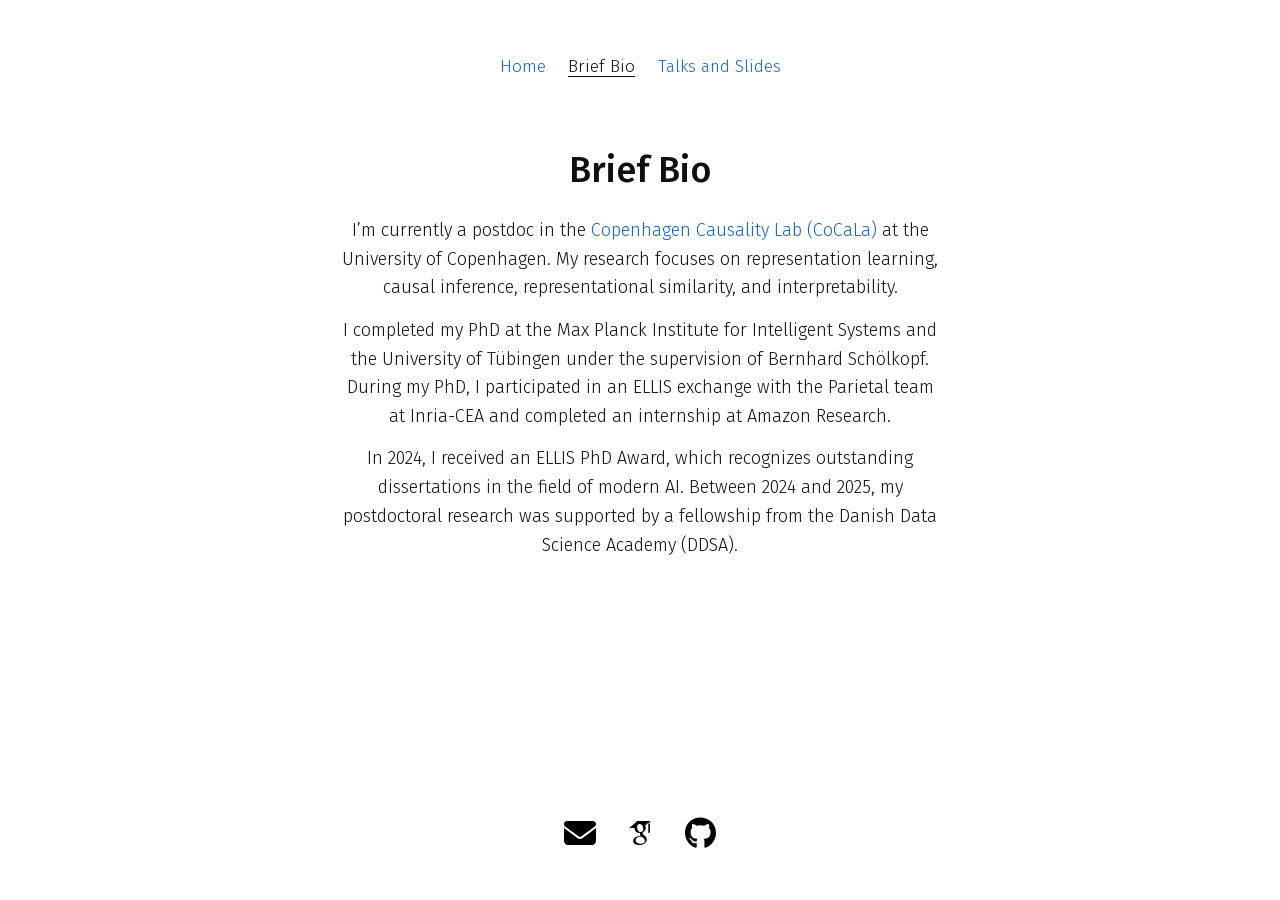
<file: bio.html>
<!doctype html>
<html lang="en">
<head>
  <meta charset="utf-8">
  <meta name="viewport" content="width=device-width, initial-scale=1">
  <title>Brief Bio · Luigi Gresele</title>
  <link rel="icon" href="favicon.png" type="image/png">
  <link rel="stylesheet" href="main.css">
</head>
<body>
  <header class="site-header">
    <nav class="page-links" aria-label="Main navigation">
      <a href="index.html">Home</a>
      <a href="bio.html" aria-current="page">Brief Bio</a>
      <a href="talks.html">Talks and Slides</a>
    </nav>
  </header>
  <main class="inner-page">
    <h1>Brief Bio</h1>
    <p>I’m currently a postdoc in the <a target="_top" href="https://cocala.github.io/">Copenhagen Causality Lab (CoCaLa)</a> at the University of Copenhagen. My research focuses on representation learning, causal inference, representational similarity, and interpretability.</p>
    <p>I completed my PhD at the Max Planck Institute for Intelligent Systems and the University of Tübingen under the supervision of Bernhard Schölkopf. During my PhD, I participated in an ELLIS exchange with the Parietal team at Inria-CEA and completed an internship at Amazon Research.</p>
    <p>In 2024, I received an ELLIS PhD Award, which recognizes outstanding dissertations in the field of modern AI. Between 2024 and 2025, my postdoctoral research was supported by a fellowship from the Danish Data Science Academy (DDSA).</p>
  </main>
  <footer class="site-footer">
    <ul class="icons" aria-label="Contact and profiles">
      <li><a href="mailto:luigi.gresele@gmail.com" title="Email Luigi Gresele"><img src="icons/envelope.svg" alt="Email Luigi Gresele"></a></li>
      <li><a target="_top" href="https://scholar.google.com/citations?user=JdZ8DWwAAAAJ" title="Google Scholar"><img src="icons/google-scholar.svg" alt="Google Scholar"></a></li>
      <li><a target="_top" href="https://github.com/lgresele" title="GitHub"><img src="icons/github.svg" alt="GitHub"></a></li>
    </ul>
  </footer>
</body>
</html>
</file>
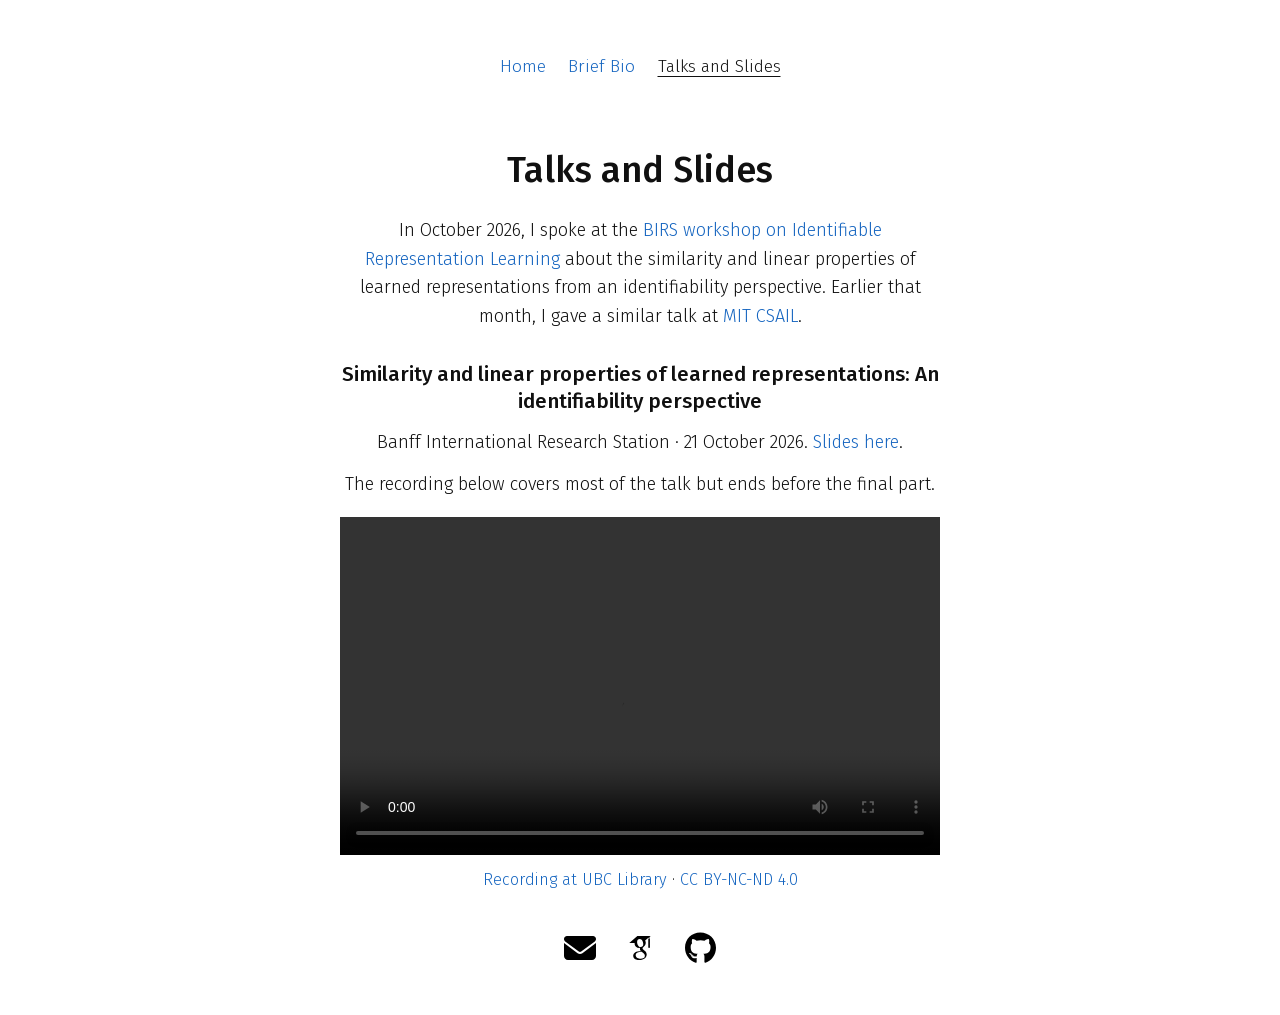
<file: talks.html>
<!doctype html>
<html lang="en">
<head>
  <meta charset="utf-8">
  <meta name="viewport" content="width=device-width, initial-scale=1">
  <title>Talks and Slides · Luigi Gresele</title>
  <link rel="icon" href="favicon.png" type="image/png">
  <link rel="stylesheet" href="main.css">
</head>
<body>
  <header class="site-header">
    <nav class="page-links" aria-label="Main navigation">
      <a href="index.html">Home</a>
      <a href="bio.html">Brief Bio</a>
      <a href="talks.html" aria-current="page">Talks and Slides</a>
    </nav>
  </header>
  <main class="inner-page">
    <h1>Talks and Slides</h1>
    <p>In October 2026, I spoke at the <a target="_top" href="https://www.birs.ca/events/2026/5-day-workshops/26w5622">BIRS workshop on Identifiable Representation Learning</a> about the similarity and linear properties of learned representations from an identifiability perspective. Earlier that month, I gave a similar talk at <a target="_top" href="https://www.csail.mit.edu/event/similarity-and-linear-properties-learned-representations-identifiability-perspective">MIT CSAIL</a>.</p>
    <article class="talk">
      <h2>Similarity and linear properties of learned representations: An identifiability perspective</h2>
      <p>Banff International Research Station · <time datetime="2026-10-21">21 October 2026</time>. <a target="_top" href="Banff-talk.pdf">Slides here</a>.</p>
      <p>The recording below covers most of the talk but ends before the final part.</p>
      <video class="talk-video" controls playsinline preload="metadata" aria-label="Banff lecture by Luigi Gresele">
        <source src="https://oc-mp.library.ubc.ca/vod-dsp/525279_137421.mp4" type="video/mp4">
      </video>
      <p class="recording-links">
        <a target="_top" href="https://doi.org/10.14288/1.0457049">Recording at UBC Library</a>
        · <a target="_top" href="https://creativecommons.org/licenses/by-nc-nd/4.0/">CC BY-NC-ND 4.0</a>
      </p>
    </article>
  </main>
  <footer class="site-footer">
    <ul class="icons" aria-label="Contact and profiles">
      <li><a href="mailto:luigi.gresele@gmail.com" title="Email Luigi Gresele"><img src="icons/envelope.svg" alt="Email Luigi Gresele"></a></li>
      <li><a target="_top" href="https://scholar.google.com/citations?user=JdZ8DWwAAAAJ" title="Google Scholar"><img src="icons/google-scholar.svg" alt="Google Scholar"></a></li>
      <li><a target="_top" href="https://github.com/lgresele" title="GitHub"><img src="icons/github.svg" alt="GitHub"></a></li>
    </ul>
  </footer>
</body>
</html>
</file>
<file: main.css>
@font-face {
  font-family: "Fira Sans";
  src: url("fonts/fira-sans-300-latin.woff2") format("woff2");
  font-weight: 300;
  font-display: swap;
}
@font-face {
  font-family: "Fira Sans";
  src: url("fonts/fira-sans-500-latin.woff2") format("woff2");
  font-weight: 500;
  font-display: swap;
}

html {
  color-scheme: light;
  font-family: "Fira Sans", sans-serif;
  font-size: large;
  font-weight: 300;
  color: #101010;
  background: white;
}
body {
  display: flex;
  flex-direction: column;
  box-sizing: border-box;
  min-height: 100vh;
  min-height: 100svh;
  margin: 0;
  padding: clamp(1.75rem, 5vh, 3.5rem) clamp(1.1rem, 4vw, 32px);
  line-height: 1.6;
}
main {
  width: 100%;
  max-width: 600px;
  margin: 0 auto;
  text-align: center;
}
h1, h2, strong { font-weight: 500; }
h1 { margin: .5em 0 .35em; font-size: 2rem; line-height: 1.25; }
h2 { margin: 0; font-size: 1.32rem; line-height: 1.3; }
p { margin: .75em 0; }
a { color: #1565c0; text-decoration: none; }
a:hover { color: #145cae; text-decoration: underline; }
a:focus-visible { outline: 2px solid #1565c0; outline-offset: 3px; }

.portrait {
  display: block;
  width: 150px;
  height: auto;
  margin: 0 auto;
  border-radius: 50%;
}
.site-footer {
  width: 100%;
  max-width: 600px;
  margin: auto auto 0;
  padding-top: 1.2rem;
}
.icons {
  display: flex;
  justify-content: center;
  gap: 16px;
  list-style: none;
  padding: 0;
  margin: 0;
}
.icons a {
  display: grid;
  place-items: center;
  width: 44px;
  height: 44px;
}
.icons img {
  display: block;
  height: 32px;
  max-width: 38px;
}
.icons a:hover img, .icons a:focus-visible img {
  filter: invert(30%) sepia(86%) saturate(1093%) hue-rotate(179deg);
}
.site-header { margin: 0 auto 1.25rem; }
.page-links {
  display: flex;
  justify-content: center;
  align-items: baseline;
  gap: .35rem 1.25rem;
  flex-wrap: wrap;
  font-size: .95rem;
}
.page-links a {
  display: inline-flex;
  align-items: center;
  min-height: 44px;
}
.page-links a[aria-current="page"] {
  color: #101010;
  text-decoration: underline;
  text-underline-offset: .25em;
}
.opening {
  margin-top: 1.6rem;
  padding-top: 1.35rem;
  border-top: 1px solid #dedede;
}
.projects { padding-left: 1.2em; text-align: left; margin: .8rem 0; }
.projects li + li { margin-top: .55em; }
.projects span { display: block; }
.inner-page { padding-top: 1rem; }
.inner-page h1 { margin-bottom: .65em; }
.talk { margin-top: 1.65rem; }
.talk-video {
  display: block;
  width: 100%;
  aspect-ratio: 16 / 9;
  margin: 1rem auto 0;
  background: #111;
}
.recording-links { font-size: .9rem; }
.talk h2 { font-size: 1.15rem; }

@media (max-width: 32rem) {
  body { padding-top: 1.35rem; }
}
</file>
